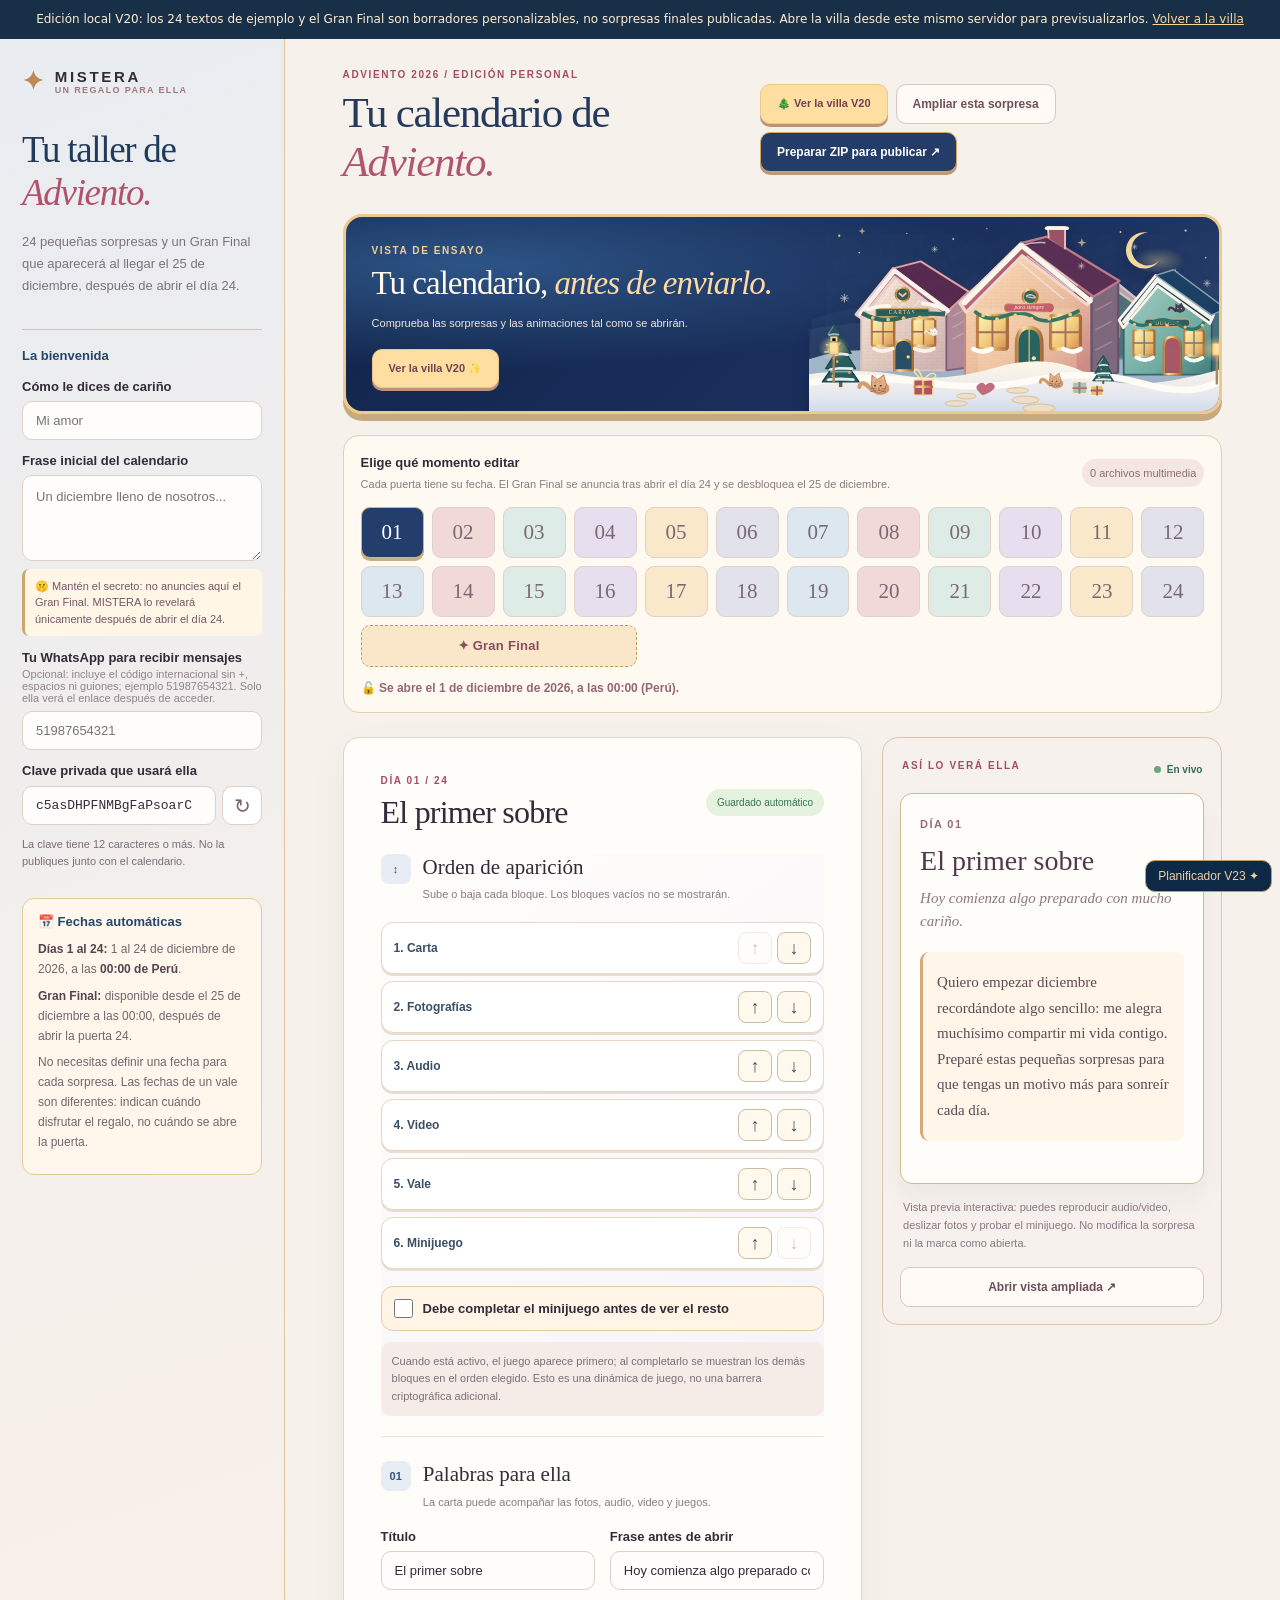
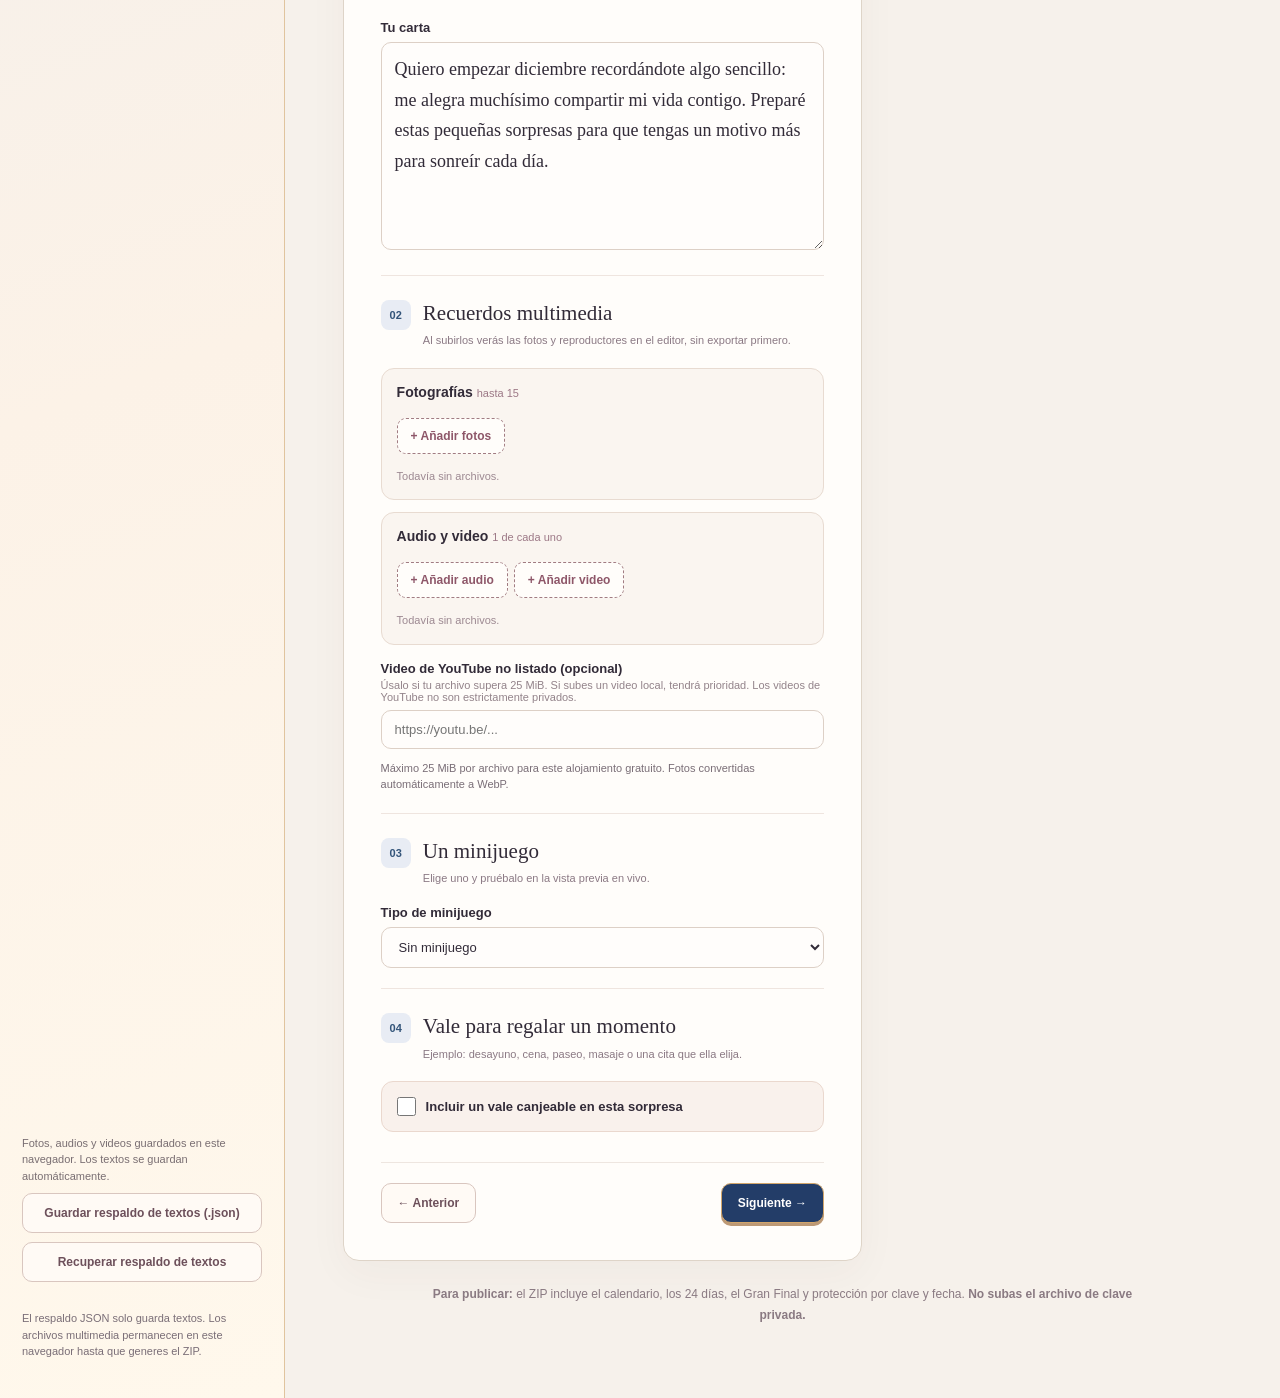
<file: public/editor/index.html>
<!doctype html>
<html lang="es-419">
<head><meta charset="utf-8"><meta name="viewport" content="width=device-width,initial-scale=1"><meta name="theme-color" content="#f7f3ed"><meta name="referrer" content="no-referrer"><title>MISTERA | Taller de Adviento</title><link rel="stylesheet" href="../tap-highlight.css">
<link rel="stylesheet" href="editor.css"><link rel="stylesheet" href="game-kit.css"></head>
<body>
<div class="editor-v20-notice">Edición local V20: los 24 textos de ejemplo y el Gran Final son borradores personalizables, no sorpresas finales publicadas. Abre la villa desde este mismo servidor para previsualizarlos. <a href="../index.html">Volver a la villa</a></div>
<div class="editor-app">
  <aside class="sidebar">
    <div class="brand"><span class="brand-symbol">&#10022;</span><span>MISTERA <small>UN REGALO PARA ELLA</small></span></div>
    <h1>Tu taller de <em>Adviento.</em></h1>
    <p class="intro">24 peque&ntilde;as sorpresas y un Gran Final que aparecer&aacute; al llegar el 25 de diciembre, despu&eacute;s de abrir el d&iacute;a 24.</p>
    <div class="setup">
      <h2>La bienvenida</h2>
      <label for="recipient">C&oacute;mo le dices de cari&ntilde;o<input id="recipient" maxlength="70" placeholder="Mi amor"></label>
      <label for="subtitle">Frase inicial del calendario<textarea id="subtitle" rows="3" maxlength="240" placeholder="Un diciembre lleno de nosotros..."></textarea></label><p class="subtle secret-tip">🤫 Mantén el secreto: no anuncies aquí el Gran Final. MISTERA lo revelará únicamente después de abrir el día 24.</p>
      <label for="senderWhatsapp">Tu WhatsApp para recibir mensajes <span class="label-help">Opcional: incluye el código internacional sin +, espacios ni guiones; ejemplo 51987654321. Solo ella verá el enlace después de acceder.</span><input id="senderWhatsapp" type="tel" inputmode="numeric" autocomplete="off" placeholder="51987654321" pattern="[1-9][0-9]{7,14}"></label>
      <label for="password">Clave privada que usar&aacute; ella</label>
      <div class="password-row"><input id="password" type="text" spellcheck="false" autocomplete="off" aria-label="Clave privada"><button class="icon-button" id="newPassword" type="button" title="Crear otra clave" aria-label="Generar clave nueva">&#8635;</button></div>
      <p class="subtle">La clave tiene 12 caracteres o m&aacute;s. No la publiques junto con el calendario.</p>
    </div>
    <section class="schedule-explainer" aria-label="Fechas de apertura">
      <h2>&#128197; Fechas autom&aacute;ticas</h2>
      <p><b>D&iacute;as 1 al 24:</b> 1 al 24 de diciembre de 2026, a las <b>00:00 de Per&uacute;</b>.</p>
      <p><b>Gran Final:</b> disponible desde el 25 de diciembre a las 00:00, despu&eacute;s de abrir la puerta 24.</p>
      <p class="subtle">No necesitas definir una fecha para cada sorpresa. Las fechas de un vale son diferentes: indican cu&aacute;ndo disfrutar el regalo, no cu&aacute;ndo se abre la puerta.</p>
    </section>
    <div class="sidebar-bottom">
      <div class="mini-status" id="mediaStatus">Los archivos se guardan en tu navegador de esta computadora.</div>
      <button class="btn muted" id="backupBtn" type="button">Guardar respaldo de textos (.json)</button>
      <label class="btn muted import-btn" for="importInput">Recuperar respaldo de textos<input id="importInput" type="file" accept="application/json,.json" hidden></label>
      <p class="subtle">El respaldo JSON solo guarda textos. Los archivos multimedia permanecen en este navegador hasta que generes el ZIP.</p>
    </div>
  </aside>
  <main class="main">
    <header class="editor-header"><div><p class="kicker">ADVIENTO 2026 / EDICI&Oacute;N PERSONAL</p><h2>Tu calendario de <em>Adviento.</em></h2></div><div class="action-header"><button class="btn magic-preview" id="worldPreviewBtn" type="button">🎄 Ver la villa V20</button><button class="btn muted" id="previewBtn" type="button">Ampliar esta sorpresa</button><button class="btn primary" id="exportBtn" type="button">Preparar ZIP para publicar &#8599;</button></div></header>
    <section class="editor-wonder-banner" aria-label="Vista del universo navideño"><div><span class="kicker">VISTA DE ENSAYO</span><strong>Tu calendario, <em>antes de enviarlo.</em></strong><p>Comprueba las sorpresas y las animaciones tal como se abrirán.</p><button id="worldPreviewBanner" class="btn magic-preview" type="button">Ver la villa V20 ✨</button></div><img src="winter-village.svg" alt="Ilustración provisional del pueblo navideño"></section><section class="days-panel"><div class="days-bar"><div><strong>Elige qu&eacute; momento editar</strong><p id="progressText">Todas las cartas est&aacute;n preparadas para que las personalices.</p></div><span class="counter" id="mediaCounter">0 archivos</span></div><div class="days-grid" id="dayGrid" aria-label="Seleccionar d&iacute;a o Gran Final"></div><p class="date-caption" id="unlockInfo">Se desbloquea el 1 de diciembre de 2026 a las 00:00 (Per&uacute;).</p></section>
    <div class="workspace-grid">
      <section class="edit-panel" aria-label="Editar sorpresa">
        <div class="panel-heading"><div><p class="kicker" id="dayKicker">D&Iacute;A 01 / 24</p><h3 id="dayHeading">El primer sobre</h3></div><span class="pill">Guardado autom&aacute;tico</span></div>
        <section class="editor-section block-layout-section" aria-label="Orden del contenido"><div class="section-head"><span class="section-number">↕</span><div><h4>Orden de aparición</h4><p>Sube o baja cada bloque. Los bloques vacíos no se mostrarán.</p></div></div><div id="blockOrderList" class="block-order-list" aria-label="Orden de los bloques de esta sorpresa"></div><label class="checkbox-label gate-option"><input type="checkbox" id="gameGate"> Debe completar el minijuego antes de ver el resto</label><p class="form-tip">Cuando está activo, el juego aparece primero; al completarlo se muestran los demás bloques en el orden elegido. Esto es una dinámica de juego, no una barrera criptográfica adicional.</p></section>
        <section class="editor-section"><div class="section-head"><span class="section-number">01</span><div><h4>Palabras para ella</h4><p>La carta puede acompa&ntilde;ar las fotos, audio, video y juegos.</p></div></div>
          <div class="form-grid"><label for="title">T&iacute;tulo<input id="title" maxlength="100" placeholder="Una sorpresa para ti"></label><label for="lead">Frase antes de abrir<input id="lead" maxlength="220" placeholder="Una pista bonita..."></label></div>
          <label for="letter">Tu carta<textarea id="letter" class="letter-editor" rows="6" maxlength="6000" placeholder="Quiero decirte algo..."></textarea></label>
        </section>
        <section class="editor-section"><div class="section-head"><span class="section-number">02</span><div><h4>Recuerdos multimedia</h4><p>Al subirlos ver&aacute;s las fotos y reproductores en el editor, sin exportar primero.</p></div></div>
          <div class="media-grid">
            <div class="media-tile"><h5>Fotograf&iacute;as <small>hasta 15</small></h5><label class="upload-control" for="photos">+ A&ntilde;adir fotos<input type="file" id="photos" accept="image/*" multiple hidden></label><div id="photoList" class="asset-list"></div></div>
            <div class="media-tile"><h5>Audio y video <small>1 de cada uno</small></h5><label class="upload-control" for="audio">+ A&ntilde;adir audio<input type="file" id="audio" accept="audio/mpeg,audio/mp4,audio/x-m4a,audio/ogg,audio/webm,audio/wav,.mp3,.m4a,.ogg,.webm,.wav" hidden></label><label class="upload-control" for="video">+ A&ntilde;adir video<input type="file" id="video" accept="video/mp4,video/webm,.mp4,.webm" hidden></label><div id="soundList" class="asset-list"></div></div>
          </div>
          <label for="youtube">Video de YouTube no listado (opcional)<span class="label-help">&Uacute;salo si tu archivo supera 25 MiB. Si subes un video local, tendr&aacute; prioridad. Los videos de YouTube no son estrictamente privados.</span><input id="youtube" type="url" placeholder="https://youtu.be/..."></label>
          <p class="subtle">M&aacute;ximo 25 MiB por archivo para este alojamiento gratuito. Fotos convertidas autom&aacute;ticamente a WebP.</p>
        </section>
        <section class="editor-section"><div class="section-head"><span class="section-number">03</span><div><h4>Un minijuego</h4><p>Elige uno y pru&eacute;balo en la vista previa en vivo.</p></div></div>
          <label for="gameType">Tipo de minijuego<select id="gameType"><option value="none">Sin minijuego</option><option value="scratch">Tarjeta para raspar</option><option value="riddle">Acertijo con respuesta</option><option value="puzzle">Rompecabezas de 9 piezas (primera foto)</option></select></label>
          <div class="game-fields" id="scratchFields" hidden><label for="gameMessage">Mensaje que aparecer&aacute; al raspar<textarea id="gameMessage" rows="2" maxlength="220" placeholder="Una sorpresa que escond&iacute; para ti..."></textarea></label></div>
          <div class="game-fields" id="riddleFields" hidden><label for="gameQuestion">Pregunta del acertijo<textarea id="gameQuestion" rows="2" maxlength="300" placeholder="&iquest;D&oacute;nde fue nuestra primera cita?"></textarea></label><label for="gameAnswer">Respuesta correcta<input id="gameAnswer" maxlength="120" placeholder="Ej. La plaza"></label><label for="gameHint">Pista opcional<input id="gameHint" maxlength="180" placeholder="Estaba lloviendo..."></label></div>
          <p id="puzzleHint" class="form-tip" hidden>Usaremos la primera foto de este d&iacute;a. Sube una foto arriba para poder jugar.</p>
        </section>
        <section class="editor-section"><div class="section-head"><span class="section-number">04</span><div><h4>Vale para regalar un momento</h4><p>Ejemplo: desayuno, cena, paseo, masaje o una cita que ella elija.</p></div></div>
          <label class="checkbox-label"><input type="checkbox" id="voucherEnabled"> Incluir un vale canjeable en esta sorpresa</label>
          <div class="voucher-fields" id="voucherFields" hidden>
            <label for="voucherTitle">&iquest;Qu&eacute; le regalas?<input id="voucherTitle" maxlength="100" placeholder="Un desayuno preparado por m&iacute;"></label>
            <label for="voucherDetails">Explica en qu&eacute; consiste<textarea id="voucherDetails" rows="2" maxlength="320" placeholder="Yo preparo lo que m&aacute;s te guste y lo disfrutamos juntos."></textarea></label>
            <label for="voucherType">&iquest;Puede elegir?<select id="voucherType"><option value="fixed">Es un regalo fijo</option><option value="choice">Ella elige entre opciones</option></select></label>
            <label for="voucherOptions" id="voucherOptionsField" hidden>Opciones, una por l&iacute;nea<textarea id="voucherOptions" rows="3" maxlength="1000" placeholder="Desayuno en casa&#10;Brunch fuera&#10;Picnic juntos"></textarea><span class="label-help">Escribe entre 2 y 6 opciones. Ella seleccionar&aacute; una cuando use el vale.</span></label>
            <div class="voucher-dates"><div class="date-legend">Las fechas del vale <b>NO cambian</b> la fecha de apertura de la sorpresa.</div>
              <div class="form-grid"><label for="voucherSuggested">Fecha sugerida para disfrutarlo <span class="label-help">Opcional; vac&iacute;o = ella elige.</span><input id="voucherSuggested" type="date"></label><label for="voucherTime">Hora sugerida <span class="label-help">Opcional.</span><input id="voucherTime" type="time"></label></div>
              <label for="voucherExpires">V&aacute;lido hasta <span class="label-help">Opcional; vac&iacute;o = sin vencimiento.</span><input id="voucherExpires" type="date"></label>
              <label for="voucherLocation">Lugar o indicaciones <span class="label-help">Opcional.</span><input id="voucherLocation" maxlength="160" placeholder="En casa, cuando estemos libres"></label>
            </div>
            <p class="form-tip">Al canjear, ella podr&aacute; marcar el vale como usado en su tel&eacute;fono y compartirte un mensaje. No se env&iacute;an notificaciones autom&aacute;ticas.</p>
          </div>
        </section>
        <div class="editor-foot"><button class="btn muted" id="prevDay" type="button">&#8592; Anterior</button><span id="editorToast" role="status" aria-live="polite"></span><button class="btn primary" id="nextDay" type="button">Siguiente &#8594;</button></div>
      </section>
      <aside class="live-panel" aria-label="Vista previa en vivo"><div class="live-top"><span class="kicker">AS&Iacute; LO VER&Aacute; ELLA</span><span class="preview-live-dot">En vivo</span></div><div class="live-paper"><p class="live-day" id="liveDay">D&iacute;a 01</p><h3 id="liveTitle"></h3><p id="liveLead" class="live-lead"></p><div id="liveLetter" class="live-letter"></div><div id="liveMedia"></div><div id="liveVoucher"></div><div id="liveGame"></div></div><p class="preview-note">Vista previa interactiva: puedes reproducir audio/video, deslizar fotos y probar el minijuego. No modifica la sorpresa ni la marca como abierta.</p><button type="button" class="btn muted wide" id="liveExpand">Abrir vista ampliada &#8599;</button></aside>
    </div>
    <p class="guidance"><strong>Para publicar:</strong> el ZIP incluye el calendario, los 24 d&iacute;as, el Gran Final y protecci&oacute;n por clave y fecha. <strong>No subas el archivo de clave privada.</strong></p>
  </main>
</div>
<div class="dialog-backdrop" id="previewOverlay" hidden><div class="preview-dialog" role="dialog" aria-modal="true" aria-labelledby="previewTitle"><button class="dialog-close" id="closePreview" type="button" aria-label="Cerrar vista previa">&times;</button><p class="kicker">VISTA PREVIA INTERACTIVA &middot; <span id="previewDay"></span></p><h2 id="previewTitle"></h2><p id="previewLead"></p><div id="previewContent"></div><p class="subtle">Solo es una simulaci&oacute;n local. La fecha real y la clave se respetan al publicar.</p></div></div>
<script src="defaults.js"></script><script src="templates.js"></script><script src="game-kit.js"></script><script src="editor.js"></script>
<a href="planificador.html" style="position:fixed;bottom:8px;right:8px;background:#0d2946;color:#f2cfa0;padding:8px 12px;border:1px solid #bb9c65;border-radius:10px;z-index:50;font-size:12px;text-decoration:none">Planificador V23 ✦</a></body></html>
</file>
<file: public/tap-highlight.css>
/* MISTERA: suprimir solo el tap highlight nativo; conservar focus visible y efectos personalizados. */
* {
  -webkit-tap-highlight-color: transparent;
}
</file>
<file: public/editor/editor.css>
:root{--ink:#322b38;--muted:#7c727d;--gold:#a07a56;--line:#e5dcd4;--rose:#ad6c75;--paper:#fffaf5;--serif:Georgia,'Times New Roman',serif;--sans:'Segoe UI',Arial,sans-serif}*{box-sizing:border-box}body{margin:0;background:#f6f1eb;color:var(--ink);font-family:var(--sans);-webkit-font-smoothing:antialiased}button,input,textarea{font:inherit}button{cursor:pointer}label{display:block;font-size:13px;font-weight:650;margin-bottom:8px}input,textarea{display:block;width:100%;border:1px solid #ddd0c6;border-radius:10px;padding:11px 13px;background:#fffdfb;color:var(--ink);font-weight:400;margin-top:7px;outline-offset:3px}textarea{resize:vertical;line-height:1.6}:focus-visible{outline:3px solid #cda87e;outline-offset:2px}.editor-app{max-width:1600px;margin:0 auto;display:grid;grid-template-columns:285px minmax(0,1fr);min-height:100vh}.sidebar{padding:27px 22px;background:#f0e7df;border-right:1px solid #d7c9bc;display:flex;flex-direction:column;gap:12px}.brand{display:flex;align-items:center;gap:8px;font-size:15px;font-weight:800;letter-spacing:.18em}.brand-symbol{font-size:26px;color:#a77876}.brand small{font-size:9px;display:block;letter-spacing:.15em;color:#a4777a}.sidebar h1{font:400 37px/1.15 var(--serif);letter-spacing:-.035em;margin:20px 0 5px}.sidebar h1 em{color:#aa7178}.intro{line-height:1.7;color:var(--muted);font-size:13px;margin:0 0 19px}.setup{border-top:1px solid #d4c4b9;padding-top:18px}.setup h2{font-size:13px;margin:0 0 16px}.setup label{margin-top:13px}.subtle{font-size:11px;line-height:1.5;color:#7a6e77}.password-row{display:flex;gap:6px}.password-row input{margin:0;min-width:0;font-family:monospace}.icon-button{width:40px;flex:none;border:1px solid #ddd0c6;background:white;border-radius:10px;font-size:20px;color:#7f6369}.sidebar-bottom{margin-top:auto;display:grid;gap:9px;padding-top:20px}.mini-status{font-size:11px;color:#796e72;line-height:1.5}.btn{padding:12px 16px;border-radius:10px;border:1px solid transparent;background:#fff;font-size:12px;font-weight:750;display:inline-flex;justify-content:center;align-items:center;gap:8px;text-align:center}.btn.primary{background:#834c5b;color:#fff}.btn.primary:hover{background:#673b4b}.btn.muted{border-color:#d9c6bf;background:#fffaf5;color:#6d505b}.btn:hover{filter:brightness(.98)}.import-btn{cursor:pointer}.main{padding:30px clamp(20px,4.5vw,64px) 50px;min-width:0}.editor-header{display:flex;align-items:center;justify-content:space-between;gap:22px;margin-bottom:28px}.kicker{letter-spacing:.16em;font-size:10px;font-weight:800;color:#9f7378;margin:0 0 8px}.editor-header h2{font:400 clamp(26px,4vw,43px) var(--serif);margin:0;letter-spacing:-.03em}.editor-header h2 span{color:#ae7079}.action-header{display:flex;gap:8px;flex-wrap:wrap}.days-panel{border:1px solid #e6dbd2;background:#fffaf7;border-radius:16px;padding:17px;margin-bottom:24px}.days-grid{display:grid;grid-template-columns:repeat(12,minmax(0,1fr));gap:8px}.day-chip{padding:12px 3px;border:1px solid #dfd1ca;border-radius:9px;background:#fff;color:#7a6873;font-family:var(--serif);font-size:21px}.day-chip.active{background:#794759;color:#fff;border-color:#794759}.day-chip.has-media:after{content:'•';font-family:sans-serif;font-size:15px;position:absolute;transform:translate(2px,-6px);color:#b77a64}.edit-panel{padding:clamp(20px,3vw,37px);background:#fffdfa;border:1px solid #e4d9d0;border-radius:16px;box-shadow:0 13px 42px #4b38380a}.panel-heading{display:flex;justify-content:space-between;align-items:center;gap:14px;margin-bottom:23px}.panel-heading h3{font:400 32px var(--serif);letter-spacing:-.025em;margin:0}.pill{font-size:10px;border-radius:30px;padding:8px 11px;background:#f6eee8;color:#9b7580}.form-grid,.extra-grid,.media-grid{display:grid;grid-template-columns:repeat(2,minmax(0,1fr));gap:15px}.form-grid{margin-bottom:22px}.letter-editor{min-height:150px;margin-bottom:25px;font:18px/1.7 var(--serif)}.label-help{font-size:11px;color:#93838a;font-weight:400;display:block;margin-top:3px}.media-grid{margin:25px 0}.media-tile{background:#faf5f0;border:1px solid #e8dbd1;border-radius:13px;padding:19px}.media-tile h4{margin:0;font-size:14px}.media-tile h4 small{font-size:10px;color:#877781;font-weight:400}.media-tile p{font-size:11px;color:#85777e;line-height:1.5;min-height:33px}.upload-control{display:inline-block;padding:10px 13px;margin:7px 6px 6px 0;border:1px dashed #a17c82;background:#fffdfa;color:#8e5769;border-radius:9px;font-size:12px;cursor:pointer}.asset-list{display:flex;gap:7px;flex-wrap:wrap;margin-top:8px}.asset-pill{display:flex;gap:7px;align-items:center;background:#eee4dd;color:#6f5762;border-radius:7px;padding:6px 8px;font-size:11px;max-width:100%}.asset-pill span{max-width:180px;white-space:nowrap;overflow:hidden;text-overflow:ellipsis}.asset-pill button{border:0;background:transparent;color:#a15f62;font-size:18px;padding:0}.extra-grid{margin-top:15px}.editor-foot{display:flex;align-items:center;justify-content:space-between;gap:12px;margin-top:30px;padding-top:20px;border-top:1px solid #eee6e0}.editor-foot span{font-size:12px;color:#9b7981;text-align:center}.guidance{margin:23px auto;line-height:1.7;font-size:12px;color:#8a7a82;text-align:center;max-width:730px}.dialog-backdrop{position:fixed;inset:0;z-index:40;background:#1d1b2bdd;display:grid;place-items:center;padding:18px}.dialog-backdrop[hidden]{display:none}.preview-dialog{position:relative;max-height:90vh;overflow:auto;width:min(580px,100%);padding:39px;background:#fffaf5;border-radius:18px;box-shadow:0 25px 70px #0006}.dialog-close{position:absolute;right:14px;top:10px;background:transparent;border:0;font-size:28px;color:#765965}.preview-dialog h2{font:400 39px var(--serif);margin:9px 0}.preview-dialog>p:not(.kicker){font-size:14px;color:#826b73;line-height:1.7}.preview-letter{white-space:pre-wrap;font:19px/1.7 var(--serif);padding:28px;background:#f6eee6;border-radius:8px;margin:22px 0}.preview-extra{font-size:12px;color:#806f76;line-height:1.8}
@media(max-width:1050px){.days-grid{grid-template-columns:repeat(8,minmax(0,1fr))}.editor-app{grid-template-columns:245px 1fr}.main{padding:26px 23px}.sidebar{padding:22px 17px}}@media(max-width:740px){.editor-app{display:flex;flex-direction:column}.sidebar{padding:20px;border-right:0;border-bottom:1px solid #dccdc3}.sidebar h1{margin:6px 0;font-size:29px}.intro{margin-bottom:3px}.setup{padding-top:10px}.sidebar-bottom{margin-top:5px}.main{padding:23px 13px}.editor-header{flex-direction:column;align-items:flex-start}.days-grid{grid-template-columns:repeat(8,minmax(0,1fr));gap:6px}.day-chip{font-size:18px;padding:9px 3px}.form-grid,.extra-grid,.media-grid{grid-template-columns:1fr}.pill{display:none}.panel-heading h3{font-size:27px}.edit-panel{padding:19px}.action-header{width:100%}.action-header .btn{flex:1}.preview-dialog{padding:24px}}
input[hidden]{display:none!important}
/* 2026 personal edition: interactive studio */
html{scroll-behavior:smooth}
button,select,input,textarea{font-family:inherit}
select{display:block;width:100%;border:1px solid #ddd0c6;border-radius:10px;padding:11px 13px;background:#fffdfb;color:var(--ink);font-size:13px;font-weight:400;margin-top:7px}
[hidden]{display:none!important}
.editor-header h2 em{font-style:italic;color:#a56f7c}
.header-note{color:#877582;font-size:12px;margin:11px 0 0}
.schedule-explainer{background:#fff9f3;border:1px solid #d9ccc1;border-radius:12px;padding:15px;margin-top:6px}
.schedule-explainer h2{font-size:13px;margin:0 0 11px}.schedule-explainer p{font-size:12px;line-height:1.65;color:#75656e;margin:7px 0}.schedule-explainer b{color:#57434f}
.days-bar{display:flex;gap:16px;justify-content:space-between;align-items:center;margin-bottom:14px}.days-bar strong{font-size:13px}.days-bar p{font-size:11px;line-height:1.55;color:#8b7a82;margin:5px 0 0}.counter{font-size:11px;white-space:nowrap;color:#8b6d76;border-radius:16px;background:#f4e7e1;padding:8px}
.day-chip{position:relative;transition:transform .2s,background-color .2s}.day-chip:hover{transform:translateY(-2px)}
.day-chip.finale-chip{grid-column:span 4;background:#f0e4ea;color:#814b67;font:700 13px/1.2 var(--sans);letter-spacing:.02em}
.day-chip.finale-chip.active{background:#794759;color:white}
.date-caption{font-size:12px;font-weight:650;color:#956676;margin:14px 0 0}
.workspace-grid{display:grid;grid-template-columns:minmax(0,1.45fr) minmax(320px,.95fr);gap:20px;align-items:start}
.editor-section{border-top:1px solid #efe5df;padding-top:24px;margin-top:20px}
.editor-section:first-of-type{border-top:0;padding-top:0;margin-top:0}
.section-head{display:flex;align-items:flex-start;gap:12px;margin-bottom:19px}
.section-number{font:700 11px var(--sans);color:#8c5669;background:#f7edf0;border-radius:8px;padding:9px;min-width:30px;text-align:center}
.section-head h4{font:500 21px/1.3 var(--serif);margin:0 0 5px}.section-head p{font-size:11px;color:#8b7984;line-height:1.5;margin:0}
.media-tile h5{margin:0 0 11px;font-size:14px}.media-tile h5 small{font-weight:400;font-size:11px;color:#9c7886}
.media-grid{grid-template-columns:1fr;gap:12px;margin:10px 0 16px}
.media-tile{padding:15px}
.asset-list{display:grid;grid-template-columns:repeat(auto-fill,minmax(135px,1fr));gap:10px}
.asset-card{border:1px solid #e4d5ce;border-radius:10px;padding:6px;background:#fff;min-width:0}
.asset-top{height:90px;display:grid;place-items:center;overflow:hidden;border-radius:6px;background:#f3e6e2}
.asset-top img,.asset-top video{display:block;width:100%;height:100%;object-fit:cover}
.asset-top audio{width:100%;max-width:100%;height:48px}
.asset-meta{display:flex;align-items:center;justify-content:space-between;gap:6px;padding:8px 2px 2px}
.asset-meta span{font-size:10px;white-space:nowrap;overflow:hidden;text-overflow:ellipsis;max-width:95px}
.asset-meta button{background:none;border:0;text-decoration:underline;color:#a15e6c;font-size:11px;padding:0}
.empty-assets{font-size:11px!important;min-height:0!important;color:#9d8992!important;margin:0!important}
.game-fields,.voucher-fields{padding-top:12px}.game-fields label,.voucher-fields label{margin-bottom:16px}
.checkbox-label{display:flex;align-items:center;gap:10px;font-size:13px;font-weight:750;padding:15px;border-radius:12px;background:#f9f1ec;border:1px solid #ead8ce}
.checkbox-label input{width:19px;height:19px;flex:none;margin:0;accent-color:#854b60}
.voucher-fields{background:#fdf8f4;border:1px solid #e8dcd5;border-radius:12px;padding:18px;margin-top:12px}
.voucher-dates{background:#f2eae2;border-radius:11px;padding:14px;margin-top:9px}.date-legend{font-size:12px;line-height:1.6;margin-bottom:10px;color:#755a63}.form-tip{font-size:11px;line-height:1.6;color:#7e6e79;background:#f6ece7;border-radius:10px;padding:11px}
.live-panel{position:sticky;top:18px;border:1px solid #e7dcd6;background:#f8f2ec;border-radius:16px;padding:17px;max-height:calc(100vh - 36px);overflow:auto}
.live-top{display:flex;align-items:center;justify-content:space-between;gap:8px;margin:5px 2px 14px}
.preview-live-dot{font-size:10px;font-weight:700;color:#63816b}.preview-live-dot:before{content:'';display:inline-block;width:7px;height:7px;border-radius:50%;background:#67a77b;margin-right:6px}
.live-paper{padding:24px 19px;background:#fffdfa;border-radius:12px;border:1px solid #e9ded9;box-shadow:0 14px 26px #3a293d0c;min-height:220px;overflow:hidden}
.live-day{font-size:11px;color:#986d76;text-transform:uppercase;letter-spacing:.13em;font-weight:800;margin:0 0 14px}
.live-paper h3{font:500 28px/1.2 var(--serif);color:#53384c;margin:0 0 10px}
.live-lead{color:#8d7882;font:italic 15px/1.5 var(--serif);margin:0 0 20px}
.live-letter{font:15px/1.7 var(--serif);white-space:pre-wrap;color:#5e4955;margin:18px 0;padding:18px 14px;background:#faf1ea;border-radius:9px}
.live-photo-frame{height:auto;max-height:350px;display:grid;place-items:center;border-radius:10px;overflow:hidden;background:#efdee1}.live-photo-frame img{max-width:100%;max-height:350px;object-fit:contain}
.live-photo-nav{display:flex;align-items:center;justify-content:space-between;gap:10px;margin:12px 0 19px;font-size:11px;color:#79616e}.live-photo-nav button{padding:4px 13px;font-size:20px}
.live-paper audio,.live-paper video,.preview-dialog audio,.preview-dialog video{width:100%;display:block;margin:12px 0;max-width:100%}
.live-video{border-radius:10px;background:#211829}.live-youtube{width:100%;aspect-ratio:16/9;border:0;border-radius:10px;margin:12px 0;background:#291929}
.mini-media-title{font-size:12px;font-weight:700;color:#826679;margin:18px 0 8px}
.live-voucher{border:1px dashed #b98a83;border-radius:12px;background:#fdf3e7;padding:16px;margin:18px 0;color:#71505d}.live-voucher .voucher-stamp{font-size:10px;font-weight:800;letter-spacing:.16em;color:#a2796a}.live-voucher h4{font:500 22px/1.3 var(--serif);margin:9px 0}.live-voucher p{font-size:12px;line-height:1.65;margin:7px 0}
.preview-note{color:#887882;font-size:11px;line-height:1.6;margin:15px 3px}.wide{width:100%}.empty-preview{color:#9b8790;font-size:12px;line-height:1.6}
.preview-dialog{width:min(660px,100%);max-height:92vh}.preview-dialog #previewContent{padding-top:12px}.preview-dialog #previewTitle{padding-right:30px}
@media(max-width:1220px){.workspace-grid{grid-template-columns:minmax(0,1fr) 330px}.main{padding:26px 18px}.editor-app{grid-template-columns:245px minmax(0,1fr)}}
@media(max-width:1050px){.workspace-grid{grid-template-columns:1fr}.live-panel{position:static;max-height:none}.asset-list{grid-template-columns:repeat(auto-fill,minmax(150px,1fr))}}
@media(max-width:740px){.editor-app{display:flex;flex-direction:column}.day-chip.finale-chip{grid-column:span 4}.live-panel{padding:14px}.days-bar{flex-wrap:wrap}.sidebar .setup{margin-top:4px}.schedule-explainer{margin-top:12px}.editor-header{margin-bottom:18px}.editor-header h2{font-size:33px}.panel-heading{align-items:flex-start}.preview-dialog{padding:26px 19px}}
/* Wonderworld v3: editorial workspace, full-calendar mobile preview. */
.editor-app{max-width:1680px}
.sidebar{background:linear-gradient(155deg,#e6f1e3,#fff4e6 76%);border-right-color:#c6dec7}
.brand-symbol{color:#b84760}
.sidebar h1 em{color:#bf5664}
.setup h2,.schedule-explainer h2{color:#285c4b}
.btn.primary{background:#216954;color:#fff}
.btn.primary:hover{background:#174d3e}
.kicker{color:#a44e60}
.editor-header h2 em{color:#bf5469}
.editor-wonder-banner{display:flex;justify-content:space-between;align-items:stretch;overflow:hidden;background:linear-gradient(135deg,#1f695a,#1c4b47);border:3px solid #fff9e5;border-radius:19px;margin:0 0 21px;min-height:200px;box-shadow:0 7px 0 #d2dfc5;color:#fff9ea}
.editor-wonder-banner>div{padding:22px 7px 17px 26px;position:relative;z-index:1;width:56%;display:flex;flex-direction:column;align-items:flex-start;justify-content:center;gap:5px}
.editor-wonder-banner .kicker{color:#fbd794;margin:0 0 4px;font-size:10px}
.editor-wonder-banner strong{font:500 clamp(23px,3.5vw,33px)/1.15 Georgia,serif;letter-spacing:-.03em}
.editor-wonder-banner strong em{color:#ffdaa4}
.editor-wonder-banner p{font-size:11px;line-height:1.55;color:#e7f4e4;max-width:400px;margin:7px 0 12px}
.editor-wonder-banner img{width:48%;align-self:flex-end;object-fit:contain;object-position:bottom center;margin-left:-17px;margin-right:-9px;filter:drop-shadow(0 5px 0 #123e3722)}
.btn.magic-preview{background:#ffdfa1;color:#714052;border:1px solid #efc58e;box-shadow:0 3px 0 #bd927d;font-size:11px;font-weight:850}
.btn.magic-preview:hover{background:#ffebbe;transform:translateY(-1px)}
.days-panel{border-color:#d3decc;background:#fcfff6}
.day-chip:nth-child(6n+1){background:#fde5d7}.day-chip:nth-child(6n+2){background:#e4efdc}.day-chip:nth-child(6n+3){background:#fbe3e7}
.day-chip:nth-child(6n+4){background:#deedf1}.day-chip:nth-child(6n+5){background:#fdf0cd}.day-chip:nth-child(6n+6){background:#ede4f3}
.day-chip.active{background:#1b6b56;border-color:#115e49;color:#fff;box-shadow:0 3px 0 #b4cfb6}
.day-chip.finale-chip{background:#ffe4be;color:#945168}
.day-chip.finale-chip.active{background:#bd4c61;color:#fff}
.day-chip.has-media:after{color:#a95566}
.edit-panel,.live-panel{border-color:#d9e3d2}
.section-number{background:#e3f0e2;color:#36725d}
.pill{background:#e5f3de;color:#397357}
.preview-live-dot{color:#327658}
@media(max-width:900px){.editor-wonder-banner>div{width:56%}.editor-wonder-banner img{width:45%}}
@media(max-width:740px){
 .editor-header{margin-bottom:19px}.action-header{gap:8px}
 .editor-wonder-banner{min-height:178px;margin-bottom:20px}
 .editor-wonder-banner>div{padding:15px 4px 16px 16px;width:58%}
 .editor-wonder-banner strong{font-size:24px}
 .editor-wonder-banner p{font-size:10px;margin:5px 0 7px}
 .editor-wonder-banner img{width:54%;margin-left:-35px}
 .editor-wonder-banner .btn{padding:10px 9px;font-size:10px}
}
@media(max-width:430px){
 .action-header{display:grid;grid-template-columns:1fr 1fr}
 .action-header .btn.primary{grid-column:span 2}
 .editor-wonder-banner{min-height:183px}
 .editor-wonder-banner strong{font-size:21px}
 .editor-wonder-banner .kicker{font-size:8px}
 .editor-wonder-banner>div{width:59%}
 .editor-wonder-banner img{width:54%}
}
@media(prefers-reduced-motion:reduce){*{animation-duration:.01ms!important;transition-duration:.01ms!important}}
/* V4: match the recipient's hand-painted midnight village without making editing dark. */
.sidebar{background:linear-gradient(160deg,#e9ecf1 0%,#fcf2e7 65%,#fff8ec);border-right-color:#e0c49e}
.brand-symbol{color:#bf8a55}.sidebar h1{color:#213b5b}.sidebar h1 em{color:#b0526b}
.setup h2,.schedule-explainer h2{color:#24466a}
.schedule-explainer{background:#fff7eb;border-color:#e5c99e}
.btn.primary{background:#233d68;color:#fff;border-color:#d2a66b;box-shadow:0 3px 0 #bd9975}
.btn.primary:hover{background:#172c52}
.editor-header h2{color:#253a5c}.editor-header h2 em{color:#af5572}
.editor-wonder-banner{background:radial-gradient(ellipse at 15% 25%,#2d5486 0%,transparent 50%),linear-gradient(135deg,#11244a,#1c3260 75%,#2a426b);border-color:#eec98e;box-shadow:0 7px 0 #c8aa81}
.editor-wonder-banner p{color:#f2e6df}.editor-wonder-banner .kicker{color:#f2ce92}
.editor-wonder-banner img{filter:drop-shadow(0 10px 7px #07122c66)}
.days-panel{background:#fffaf1;border-color:#e5cfae}
.day-chip:nth-child(6n+1){background:#dce7ef}.day-chip:nth-child(6n+2){background:#f1d9d8}
.day-chip:nth-child(6n+3){background:#deece7}.day-chip:nth-child(6n+4){background:#e7dff0}
.day-chip:nth-child(6n+5){background:#f9e9ca}.day-chip:nth-child(6n+6){background:#e1e2eb}
.day-chip.active{background:#243e6b;border-color:#d7b17b;color:#fff;box-shadow:0 3px 0 #c9b082}
.day-chip.finale-chip{background:#fae6c8;color:#894d60;border:1px dashed #be9b63}
.day-chip.finale-chip.active{background:#904662;color:#fff;border-color:#d9bb8b}
.edit-panel{border-color:#ded4c8;background:#fffdfa}
.section-number{background:#e8ecf4;color:#34557a}
.live-panel{background:#f6f1ed;border-color:#dbc5ac}
.live-paper{border:1px solid #d6b88e;background:#fffdfa}
.live-letter{background:#fff6e9;border-left:3px solid #d4aa7a}
.preview-live-dot{color:#326c5c}

.secret-tip{padding:9px 10px;background:#fff6e6;border-left:3px solid #cda66b;border-radius:7px;color:#77566a;margin:2px 0 14px}

/* V5: reorder controls and simple gaming gate. */
.block-layout-section{background:linear-gradient(145deg,#fffdfa,#f5f4fa);border-color:#d8c3ab}
.block-order-list{display:grid;gap:7px;margin:15px 0 17px}
.block-row{display:grid;grid-template-columns:minmax(100px,1fr) auto auto;align-items:center;gap:8px;background:#fff;border:1px solid #e5d7c3;border-radius:12px;padding:9px 12px;box-shadow:0 2px 0 #e9decf}
.block-row strong{color:#3a4e65;font-size:12px}
.block-row small{font-size:9px;color:#9a6271;font-weight:750}
.block-row-actions{display:flex;gap:5px}
.block-row-actions button{display:grid;place-items:center;width:34px;height:32px;border:1px solid #cdbba5;border-radius:8px;color:#394d63;background:#fff9ed;font-size:18px;line-height:1}
.block-row-actions button:disabled{opacity:.3;cursor:not-allowed}
.gate-option{background:#fff4e6;padding:12px;border:1px solid #e7cba2;border-radius:12px}
.live-locked{border:1px dashed #d8b48e;background:#fff7e8;padding:10px;border-radius:11px;color:#704d61;font-size:12px;text-align:center}
.live-locked p{margin:0}
@media(max-width:420px){.block-row{grid-template-columns:minmax(75px,1fr) auto auto;padding:8px}.block-row strong{font-size:11px}.block-row-actions button{width:30px}}

.editor-v20-notice{background:#183047;color:#ffedd4;padding:10px 17px;font:12px/1.6 system-ui;text-align:center}.editor-v20-notice a{color:#f8d59b;text-decoration:underline}
</file>
<file: public/editor/game-kit.css>
.mini-game{border:1px solid #d6b5b2;border-radius:15px;padding:17px;margin:14px 0;background:#fff9f3;color:#463342;font-family:system-ui,-apple-system,'Segoe UI',sans-serif}
.mini-game-label{font:700 10px/1.4 system-ui;letter-spacing:.2em;color:#9e6978;margin-bottom:12px}
.mini-game-status{font-size:12px;line-height:1.5;color:#806b74;min-height:15px;margin:11px 0 0}.mini-game-status.won{color:#4d735b;font-weight:700}
.mini-game-button{border:0;border-radius:9px;background:#784759;color:white;cursor:pointer;padding:11px 15px;font-weight:700;font-size:12px}
.mini-game-button:focus-visible,.mini-puzzle-piece:focus-visible{outline:3px solid #d1ad83;outline-offset:3px}
.mini-scratch-frame{position:relative;height:173px;width:100%;border-radius:11px;overflow:hidden;margin-bottom:12px;background:#f3e2da}
.mini-scratch-answer{position:absolute;inset:0;display:grid;place-items:center;text-align:center;padding:20px;font:500 clamp(16px,2.5vw,22px)/1.45 Georgia,serif;color:#704c61}
.mini-scratch-canvas{position:absolute;inset:0;width:100%;height:100%;cursor:crosshair;touch-action:none;transition:opacity .5s}
.mini-riddle-question{font:500 17px/1.5 Georgia,serif;color:#5a4051;margin:0 0 14px}
.mini-riddle-form{display:flex;flex-wrap:wrap;gap:8px;align-items:stretch}.mini-riddle-form input{flex:1 1 140px;min-width:0;margin:0;padding:10px 12px;font-size:13px;border:1px solid #d9c0bd;border-radius:9px}
.mini-hint-button{background:none;border:0;text-decoration:underline;text-underline-offset:3px;color:#7b5965;cursor:pointer;padding:10px 0;font-size:12px}
.mini-puzzle-grid{display:grid;grid-template-columns:repeat(3,1fr);gap:4px;width:min(100%,290px);aspect-ratio:1;margin:auto}
.mini-puzzle-piece{background-size:300% 300%;background-repeat:no-repeat;background-color:#d4b2b1;border:2px solid #fff;border-radius:5px;cursor:pointer;transition:transform .13s ease,outline-color .13s ease}
.mini-puzzle-piece.picked{outline:3px solid #985674;outline-offset:-3px;transform:scale(.94)}.mini-puzzle-grid.solved .mini-puzzle-piece{border:0;pointer-events:none}
</file>
